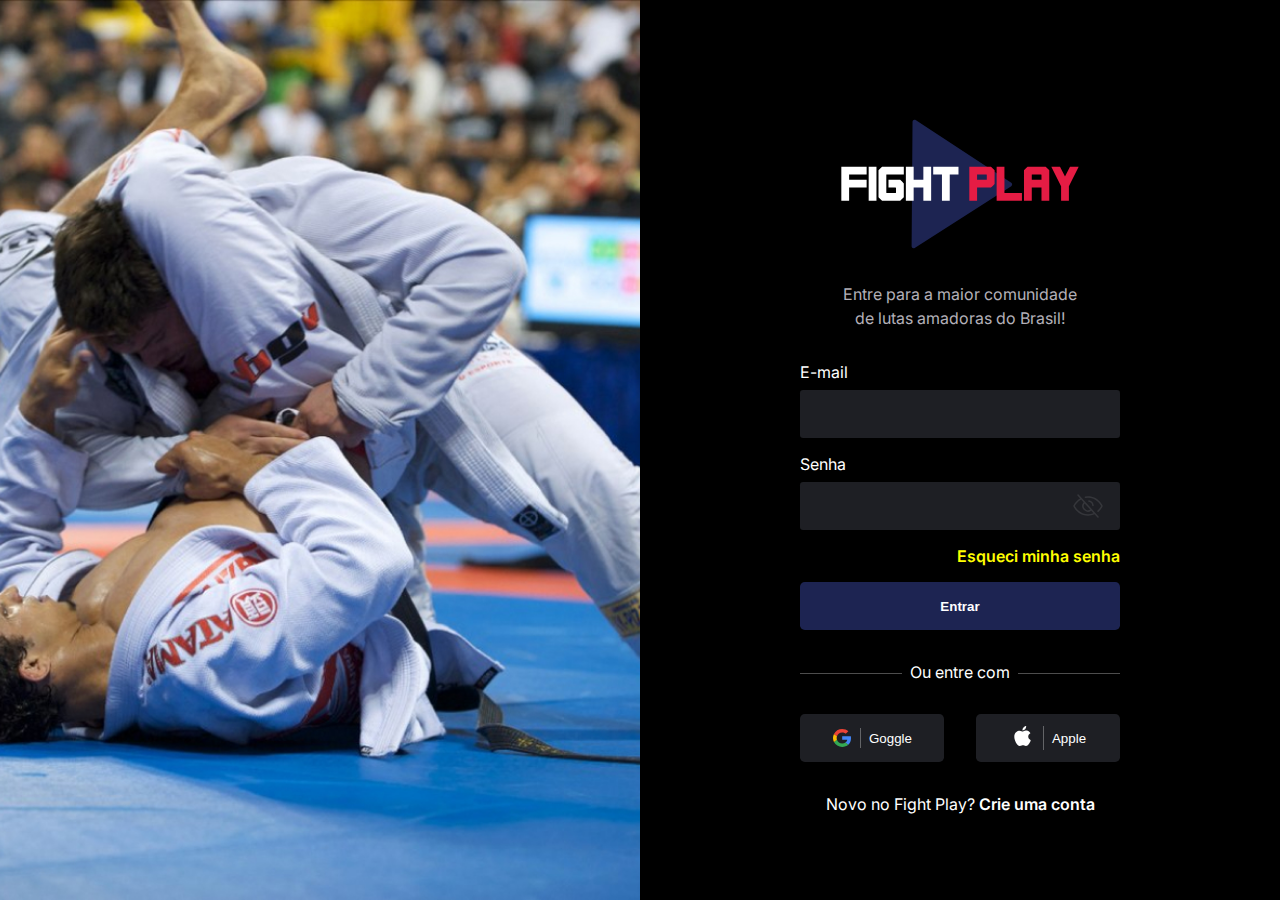
<file: index.html>
<!DOCTYPE html>
<html lang="en">
  <head>
    <meta charset="UTF-8" />
    <meta name="viewport" content="width=device-width, initial-scale=1.0" />
    <title>Fight Play</title>
    <script src="https://ajax.googleapis.com/ajax/libs/jquery/3.7.1/jquery.min.js"></script>
    <style>
      @import url("https://fonts.googleapis.com/css2?family=Inter:wght@400;600&display=swap");
      * {
        box-sizing: border-box;
      }
      body {
        background-color: black;
        font-family: "Inter", sans-serif;
        display: flex;
        padding: 0;
        margin: 0;
      }
      .container-signin {
        display: flex;
        justify-content: center;
        flex-direction: column;
        align-items: center;
        width: 30%;
      }
      .logo {
        display: flex;
        justify-content: center;
        margin-top: 2rem;
      }
      .welcome-text {
        color: #b3b0b8;
        display: flex;
        justify-content: center;
        text-align: center;
        margin-bottom: 2rem;
        margin-top: 2rem;
        line-height: 1.5;
      }
      .form-signin {
        display: flex;
        flex-direction: column;
        width: 20rem;
      }
      .label-input {
        color: white;
        margin-bottom: 0.5rem;
      }
      .eye-icon {
        position: relative;
      }
      .eye-icon svg {
        position: absolute;
        right: 1rem;
        top: 0.5rem;
        opacity: 10%;
      }
      input {
        display: flex;
        flex-direction: column;
        background-color: #1e1f24;
        border: none;
        border-radius: 0.2rem;
        height: 3rem;
        width: 100%;
        margin-bottom: 1rem;
        color: white;
        padding-left: 1rem;
        padding-right: 3.5rem;
      }
      .forgot-senha {
        color: #b3b0b8;
        text-align: right;
      }
      .btn-enter {
        background-color: #1d2452;
        color: white;
        height: 3rem;
        width: 100%;
        border: none;
        margin-top: 1rem;
        margin-bottom: 1rem;
        border-radius: 0.3rem;
        font-weight: 600;
      }
      .separator {
        flex-grow: 1;
        border-top: 1px solid white;
        margin-top: 0.7rem;
        opacity: 0.3;
      }
      .ou-entre-com {
        margin-left: 0.5rem;
        margin-right: 0.5rem;
      }
      .title-social-login {
        color: white;
        margin-bottom: 2rem;
        margin-top: 1rem;
        text-align: center;
        display: flex;
      }
      .social-buttons {
        display: flex;
        width: 100%;
      }
      .btn-google {
        background-color: #1e1f24;
        border: none;
        width: 50%;
        height: 3rem;
        margin-right: 1rem;
        border-radius: 0.3rem;
        color: white;
        display: flex;
        justify-content: center;
        align-items: center;
        font-weight: 400;
      }
      .btn-apple {
        background-color: #1e1f24;
        border: none;
        width: 50%;
        margin-left: 1rem;
        border-radius: 0.3rem;
        color: white;
        display: flex;
        justify-content: center;
        align-items: center;
      }
      .link-signup {
        color: white;
        margin-top: 2rem;
      }
      .border-social-bottons {
        border-right: 1px solid rgba(255, 255, 255, 0.308);
        padding-right: 0.5rem;
        margin-right: 0.5rem;
      }
      a {
        text-decoration: none;
        color: white;
        font-weight: 600;
      }
      .edit-link-forgot {
        text-decoration: none;
        color: yellow;
      }
      .photo-fighter {
        background-image: url("./assets/images/lutador.jpg");
        width: 50rem;
        background-repeat: no-repeat;
        height: 100vh;
        background-size: cover;
        width: 70%;
        background-position: center;
      }
      @media (max-width: 640px) {
        .photo-fighter {
          display: none;
        }
        .container-signin {
          width: 100%;
        }
      }
      @media (max-width: 768px) {
        .photo-fighter {
          display: none;
        }
        .container-signin {
          width: 100%;
        }
      }
      @media (min-width: 768px) {
        .photo-fighter {
          display: none;
        }
        .container-signin {
          width: 100%;
          padding-top: 5rem;
        }
      }
      @media (min-width: 360px) {
        .photo-fighter {
          display: none;
        }
        .container-signin {
          width: 100%;
        }
      }
      @media (min-width: 1024px) {
        .photo-fighter {
          width: 50%;
          display: flex;
        }
        .container-signin {
          width: 50%;
          padding-top: 0;
        }
      }
    </style>
  </head>
  <body>
    <section id="PHOTO-FIGHTER" class="photo-fighter"></section>
    <section id="CONTAINER-SIGNIN" class="container-signin">
      <section id="LOGO" class="logo">
        <img src="./assets/images/logo-fight-play.svg" alt="" />
      </section>
      <section id="WELCOME-TEXT" class="welcome-text">
        Entre para a maior comunidade <br />de lutas amadoras do Brasil!
      </section>
      <section id="FORM-SIGNIN" class="form-signin">
        <section class="label-input">E-mail</section>
        <section><input type="text" /></section>
        <section class="label-input">Senha</section>
        <section class="eye-icon">
          <input type="password" />
          <svg
            xmlns="http://www.w3.org/2000/svg"
            width="32"
            height="32"
            viewBox="0 0 256 256"
          >
            <path
              fill="white"
              d="M52.44 36a6 6 0 0 0-8.88 8l20.88 23c-37.28 21.9-53.23 57-53.92 58.57a6 6 0 0 0 0 4.88c.34.77 8.66 19.22 27.24 37.8C55 185.47 84.62 206 128 206a124.91 124.91 0 0 0 52.57-11.25l23 25.29a6 6 0 0 0 8.88-8.08Zm48.62 71.32l45 49.52a34 34 0 0 1-45-49.52M128 194c-31.38 0-58.78-11.42-81.45-33.93A134.57 134.57 0 0 1 22.69 128c4.29-8.2 20.1-35.18 50-51.91l20.2 22.21a46 46 0 0 0 61.35 67.48l17.81 19.6A113.47 113.47 0 0 1 128 194m6.4-99.4a6 6 0 0 1 2.25-11.79a46.17 46.17 0 0 1 37.15 40.87a6 6 0 0 1-5.42 6.53h-.56a6 6 0 0 1-6-5.45A34.1 34.1 0 0 0 134.4 94.6m111.08 35.85c-.41.92-10.37 23-32.86 43.12a6 6 0 1 1-8-8.94A134.07 134.07 0 0 0 233.31 128a134.67 134.67 0 0 0-23.86-32.07C186.78 73.42 159.38 62 128 62a120.19 120.19 0 0 0-19.69 1.6a6 6 0 1 1-2-11.83A131.12 131.12 0 0 1 128 50c43.38 0 73 20.54 90.24 37.76c18.58 18.58 26.9 37 27.24 37.81a6 6 0 0 1 0 4.88"
            />
          </svg>
        </section>
        <section></section>
        <section class="forgot-senha">
          <a href="" class="edit-link-forgot">Esqueci minha senha</a>
        </section>
        <section>
          <button class="btn-enter">Entrar</button>
        </section>
        <section id="TITLE-SOCIAL-LOGIN" class="title-social-login">
          <section class="separator"></section>
          <section class="ou-entre-com">Ou entre com</section>
          <section class="separator"></section>
        </section>
        <section id="SOCIAL-BUTTONS" class="social-buttons">
          <button class="btn-google">
            <img
              src="/assets/images/google.svg"
              alt=""
              class="border-social-bottons"
            />Goggle
          </button>
          <button class="btn-apple">
            <img
              src="/assets/images/apple.svg"
              alt=""
              class="border-social-bottons"
            />Apple
          </button>
        </section>
      </section>
      <section id="LINK-SIGNUP" class="link-signup">
        Novo no Fight Play?<a href=""> Crie uma conta</a>
      </section>
    </section>
  </body>
</html>
</file>
